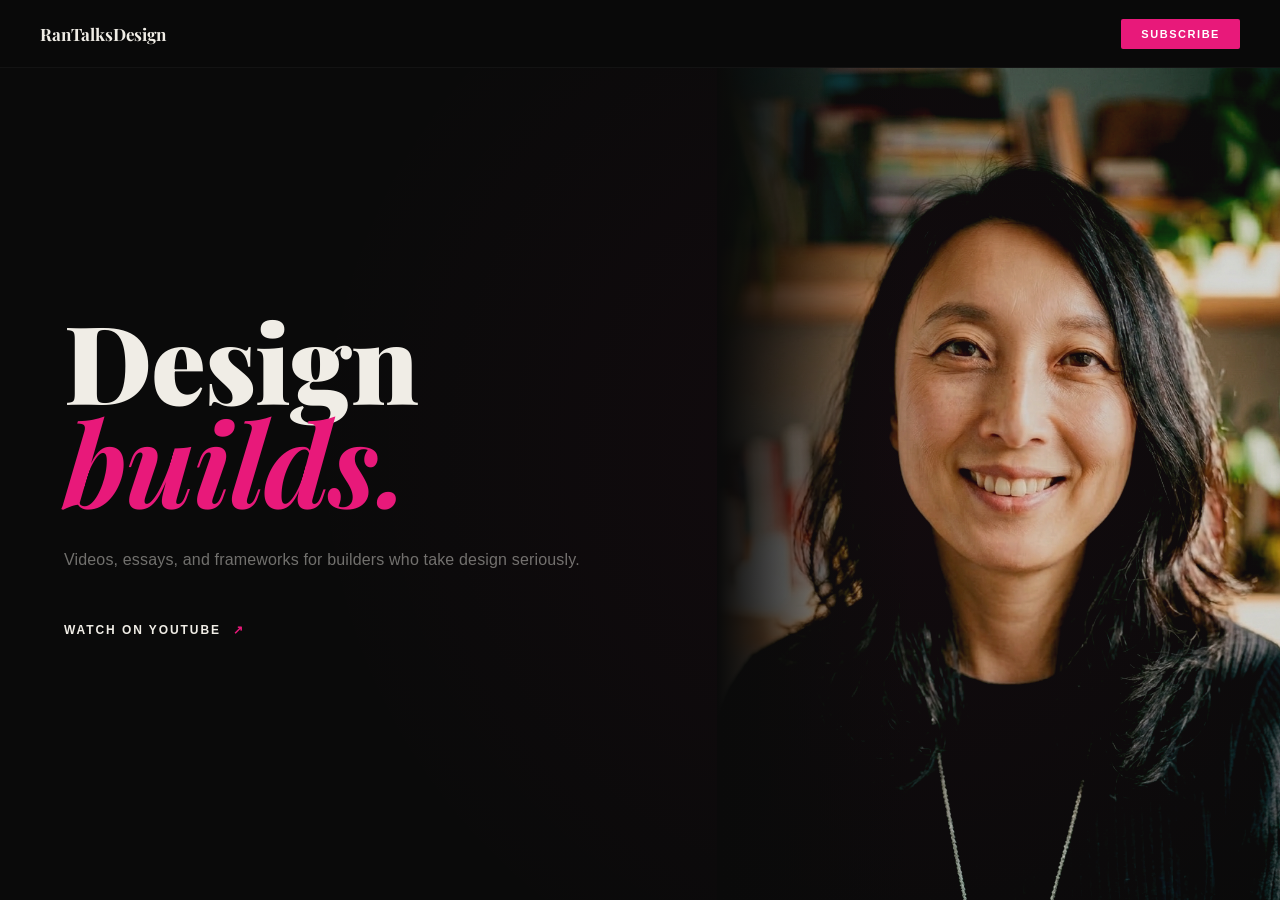
<file: index.html>
<!doctype html>
<html lang="en">
  <head>
    <meta charset="UTF-8" />
    <meta name="viewport" content="width=device-width, initial-scale=1.0" />
    <title>Ran Talks Design</title>
    <link rel="preconnect" href="https://fonts.googleapis.com" />
    <link rel="preconnect" href="https://fonts.gstatic.com" crossorigin />
    <link
      href="https://fonts.googleapis.com/css2?family=Playfair+Display:ital,wght@0,700;0,900;1,400;1,700&family=Inter:wght@300;400;500;600;700&display=swap"
      rel="stylesheet"
    />
    <style>
      *,
      *::before,
      *::after {
        box-sizing: border-box;
        margin: 0;
        padding: 0;
      }

      html,
      body {
        height: 100%;
        overflow: hidden;
      }

      body {
        background: #0a0a0a;
        color: #fff;
        font-family: "DM Sans", sans-serif;
        font-weight: 300;
      }

      ::-webkit-scrollbar {
        width: 3px;
      }
      ::-webkit-scrollbar-track {
        background: #0a0a0a;
      }
      ::-webkit-scrollbar-thumb {
        background: #e8197a;
      }

      /* Firefox */
      html {
        scrollbar-width: thin;
        scrollbar-color: #e8197a #0a0a0a;
      }
      /* ══════════════════════════════════════
   HERO
══════════════════════════════════════ */
      .hero {
        height: 100vh;
        display: flex;
        padding-top: 68px;
        position: relative;
        overflow: hidden;
      }
      /* Subtle texture */
      .hero::before {
        content: "";
        position: absolute;
        inset: 0;
        background-image: radial-gradient(
          circle at 70% 50%,
          rgba(232, 25, 122, 0.04) 0%,
          transparent 60%
        );
        pointer-events: none;
      }
      .hero-left {
        flex: 1;
        display: flex;
        flex-direction: column;
        justify-content: center;
        padding: 80px 64px 100px;
        position: relative;
        z-index: 2;
      }
      .hero-headline {
        margin-bottom: 32px;
      }
      .hero-headline-line1 {
        font-family: "Playfair Display", serif;
        font-size: clamp(72px, 8.5vw, 110px);
        font-weight: 900;
        line-height: 0.9;
        color: #f0ede6;
        display: block;
        letter-spacing: -0.01em;
      }
      .hero-headline-line2 {
        font-family: "Playfair Display", serif;
        font-size: clamp(76px, 9vw, 116px);
        font-weight: 700;
        font-style: italic;
        line-height: 0.9;
        color: #e8197a;
        display: block;
        letter-spacing: -0.01em;
      }
      .hero-sub {
        font-size: 16px;
        font-weight: 300;
        color: rgba(240, 237, 230, 0.45);
        max-width: min(560px, 100%);
        line-height: 1.9;
        letter-spacing: 0.01em;
        margin-bottom: 48px;
      }
      .hero-sub em {
        font-style: italic;
        color: rgba(240, 237, 230, 0.65);
      }
      .hero-ctas {
        display: flex;
        flex-direction: column;
        gap: 16px;
        align-items: flex-start;
      }
      .btn-youtube {
        display: inline-flex;
        align-items: center;
        gap: 12px;
        font-size: 12px;
        font-weight: 600;
        letter-spacing: 0.16em;
        text-transform: uppercase;
        color: #f0ede6;
        text-decoration: none;
        transition: color 0.2s;
      }
      .btn-youtube:hover {
        color: rgba(240, 237, 230, 0.7);
      }
      .btn-youtube .arrow {
        color: #e8197a;
      }

      /* Hero right: photo */
      .hero-right {
        width: 44%;
        position: relative;
        overflow: hidden;
        flex-shrink: 0;
      }
      .hero-photo {
        width: 100%;
        height: 100%;
        object-fit: cover;
        object-position: center top;
        display: block;
        /* the dark bg on the photo blends naturally */
        mix-blend-mode: lighten;
        opacity: 0.85;
      }
      /* Left-side gradient fade */
      .hero-photo-fade {
        position: absolute;
        inset: 0;
        background: linear-gradient(90deg, #0a0a0a 0%, transparent 35%);
        pointer-events: none;
        z-index: 2;
      }

      /* ══════════════════════════════════════
         NAV
      ══════════════════════════════════════ */
      .nav {
        position: fixed;
        top: 0;
        left: 0;
        right: 0;
        z-index: 100;
        height: 68px;
        display: grid;
        grid-template-columns: 1fr auto 1fr;
        align-items: center;
        padding: 0 40px;
        background: rgba(10, 10, 10, 0.85);
        backdrop-filter: blur(12px);
        -webkit-backdrop-filter: blur(12px);
        border-bottom: 1px solid rgba(255, 255, 255, 0.04);
      }
      .nav-logo {
        font-family: "Playfair Display", serif;
        font-weight: 700;
        font-size: 17px;
        color: #f0ede6;
        text-decoration: none;
        letter-spacing: -0.01em;
        white-space: nowrap;
      }
      .nav-logo-accent {
        color: #f0ede6;
      }
      .nav-links {
        display: none;
        align-items: center;
        gap: 36px;
        list-style: none;
      }
      .nav-links a {
        font-size: 12px;
        font-weight: 400;
        letter-spacing: 0.1em;
        text-transform: uppercase;
        color: rgba(240, 237, 230, 0.5);
        text-decoration: none;
        transition: color 0.2s;
      }
      .nav-links a:hover {
        color: #f0ede6;
      }
      .nav-right {
        display: flex;
        justify-content: flex-end;
        grid-column: 3;
      }
      .btn-subscribe {
        display: inline-flex;
        align-items: center;
        gap: 8px;
        font-size: 11px;
        font-weight: 600;
        letter-spacing: 0.14em;
        text-transform: uppercase;
        color: #fff;
        background: #e8197a;
        text-decoration: none;
        padding: 9px 20px;
        border-radius: 2px;
        transition: opacity 0.2s;
      }
      .btn-subscribe:hover {
        opacity: 0.85;
      }

      /* ══════════════════════════════════════
         RESPONSIVE
      ══════════════════════════════════════ */

      /* Tablet */
      @media (max-width: 1024px) {
        .hero-left {
          padding: 60px 48px 80px;
        }
        .hero-right {
          width: 40%;
        }
      }

      /* Hamburger (hidden on desktop) */
      .nav-hamburger {
        display: none;
        flex-direction: column;
        justify-content: center;
        gap: 5px;
        background: none;
        border: none;
        cursor: pointer;
        padding: 4px;
      }
      .nav-hamburger span {
        display: block;
        width: 22px;
        height: 1.5px;
        background: #f0ede6;
        transition: transform 0.22s ease, opacity 0.22s ease;
      }
      .nav-hamburger.is-open span:nth-child(1) {
        transform: translateY(6.5px) rotate(45deg);
      }
      .nav-hamburger.is-open span:nth-child(2) {
        opacity: 0;
      }
      .nav-hamburger.is-open span:nth-child(3) {
        transform: translateY(-6.5px) rotate(-45deg);
      }

      /* Mobile menu panel (hidden on desktop) */
      .nav-mobile-menu {
        display: none;
        position: fixed;
        top: 68px;
        left: 0;
        right: 0;
        z-index: 99;
        flex-direction: column;
        gap: 40px;
        padding: 40px 28px 48px;
        background: rgba(10, 10, 10, 0.97);
        backdrop-filter: blur(16px);
        -webkit-backdrop-filter: blur(16px);
        border-bottom: 1px solid rgba(255, 255, 255, 0.06);
        visibility: hidden;
        opacity: 0;
        transform: translateY(-6px);
        transition: opacity 0.22s ease, transform 0.22s ease, visibility 0s 0.22s;
      }
      .nav-mobile-menu.is-open {
        visibility: visible;
        opacity: 1;
        transform: translateY(0);
        transition-delay: 0s;
      }
      .nav-mobile-links {
        list-style: none;
        display: flex;
        flex-direction: column;
        gap: 28px;
      }
      .nav-mobile-links a {
        font-size: 13px;
        font-weight: 400;
        letter-spacing: 0.12em;
        text-transform: uppercase;
        color: rgba(240, 237, 230, 0.6);
        text-decoration: none;
        transition: color 0.2s;
      }
      .nav-mobile-links a:hover {
        color: #f0ede6;
      }
      .nav-mobile-menu .btn-subscribe {
        background: none;
        padding: 0;
        border-radius: 0;
        font-size: 13px;
        font-weight: 400;
        letter-spacing: 0.12em;
        color: rgba(240, 237, 230, 0.6);
      }
      .nav-mobile-menu .btn-subscribe:hover {
        opacity: 1;
        color: #f0ede6;
      }

      /* Mobile nav */
      @media (max-width: 767px) {
        .nav {
          padding: 0 20px;
          grid-template-columns: 1fr auto;
        }
        .nav-links,
        .nav-right {
          display: none;
        }
        .nav-hamburger {
          display: flex;
        }
        .nav-logo-word {
          display: none;
        }
        .nav-mobile-menu {
          display: flex;
        }
      }

      /* Mobile */
      @media (max-width: 767px) {
        .hero {
          flex-direction: column;
          padding-top: 0;
          align-items: center;
          justify-content: center;
        }
        .hero-left {
          flex: unset;
          width: 100%;
          justify-content: center;
          padding: 48px 28px 40px;
          z-index: 3;
        }
        .hero-headline-line1 {
          font-size: clamp(52px, 16vw, 72px);
        }
        .hero-headline-line2 {
          font-size: clamp(56px, 17vw, 76px);
        }
        .hero-sub {
          max-width: 100%;
          margin-bottom: 36px;
        }
        .hero-right {
          display: none;
        }
      }
    </style>
  </head>
  <body>
    <!-- ════════════ NAV ════════════ -->
    <nav class="nav">
      <a href="/" class="nav-logo">
        <span class="nav-logo-accent">R</span><span class="nav-logo-word">an</span><span class="nav-logo-accent">T</span><span class="nav-logo-word">alks</span><span class="nav-logo-accent">D</span><span class="nav-logo-word">esign</span>
      </a>
      <ul class="nav-links">
        <li><a href="pages/articles.html">Writing</a></li>
        <li><a href="pages/episodes.html">Podcast</a></li>
        <li><a href="pages/speaking.html">Speaking</a></li>
        <li><a href="pages/about.html">About</a></li>
      </ul>
      <div class="nav-right">
        <a
          href="https://www.youtube.com/@rantalksdesign?sub_confirmation=1"
          target="_blank"
          rel="noopener"
          class="btn-subscribe"
          >Subscribe</a
        >
      </div>
      <button class="nav-hamburger" aria-label="Toggle menu" aria-expanded="false">
        <span></span>
        <span></span>
        <span></span>
      </button>
    </nav>
    <div class="nav-mobile-menu" aria-hidden="true">
      <ul class="nav-mobile-links">
        <li><a href="pages/articles.html">Writing</a></li>
        <li><a href="pages/episodes.html">Podcast</a></li>
        <li><a href="pages/speaking.html">Speaking</a></li>
        <li><a href="pages/about.html">About</a></li>
      </ul>
      <a
        href="https://www.youtube.com/@rantalksdesign?sub_confirmation=1"
        target="_blank"
        rel="noopener"
        class="btn-subscribe"
        >Subscribe</a
      >
    </div>

    <!-- ════════════ HERO ════════════ -->
    <section class="hero">
      <!-- Left: headline copy -->
      <div class="hero-left">
        <div class="hero-headline">
          <span class="hero-headline-line1">Design</span>
          <span class="hero-headline-line2">builds.</span>
        </div>

        <div class="hero-rule"></div>

        <p class="hero-sub">
          Videos, essays, and frameworks for builders who take design seriously.
        </p>

        <div class="hero-ctas">
          <a href="https://www.youtube.com/@rantalksdesign" target="_blank" rel="noopener" class="btn-youtube">Watch on YouTube <span class="arrow">↗</span></a>
        </div>
      </div>

      <!-- Right: photo -->
      <div class="hero-right">
        <img
          src="img/ran-headshot-full.png"
          alt="Ran Liu"
          class="hero-photo"
          onerror="
            this.style.display = 'none';
            this.nextElementSibling.style.display = 'flex';
          "
        />

        <div class="hero-photo-fade"></div>
      </div>
    </section>
    <script>
      const hamburger = document.querySelector(".nav-hamburger");
      const mobileMenu = document.querySelector(".nav-mobile-menu");
      hamburger.addEventListener("click", () => {
        const isOpen = hamburger.classList.toggle("is-open");
        mobileMenu.classList.toggle("is-open", isOpen);
        hamburger.setAttribute("aria-expanded", isOpen);
        mobileMenu.setAttribute("aria-hidden", !isOpen);
      });
    </script>
  </body>
</html>
</file>
